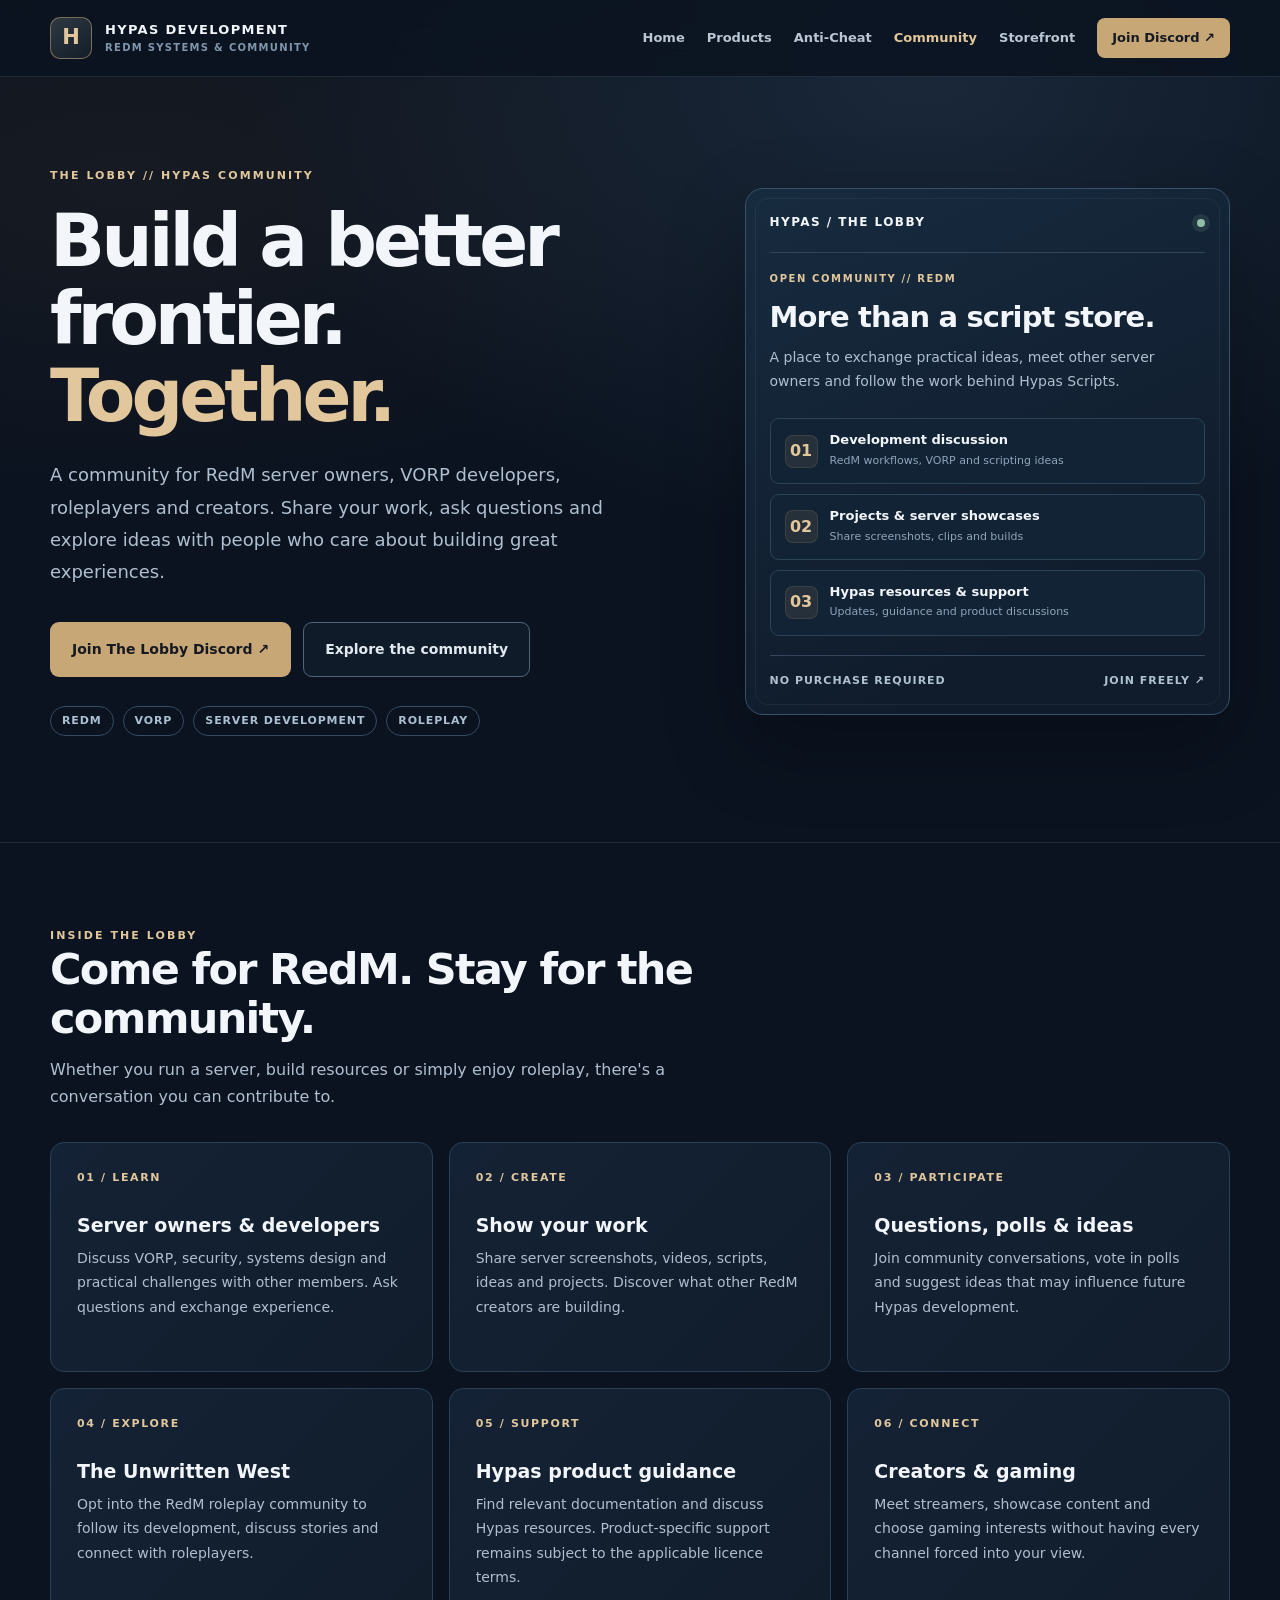
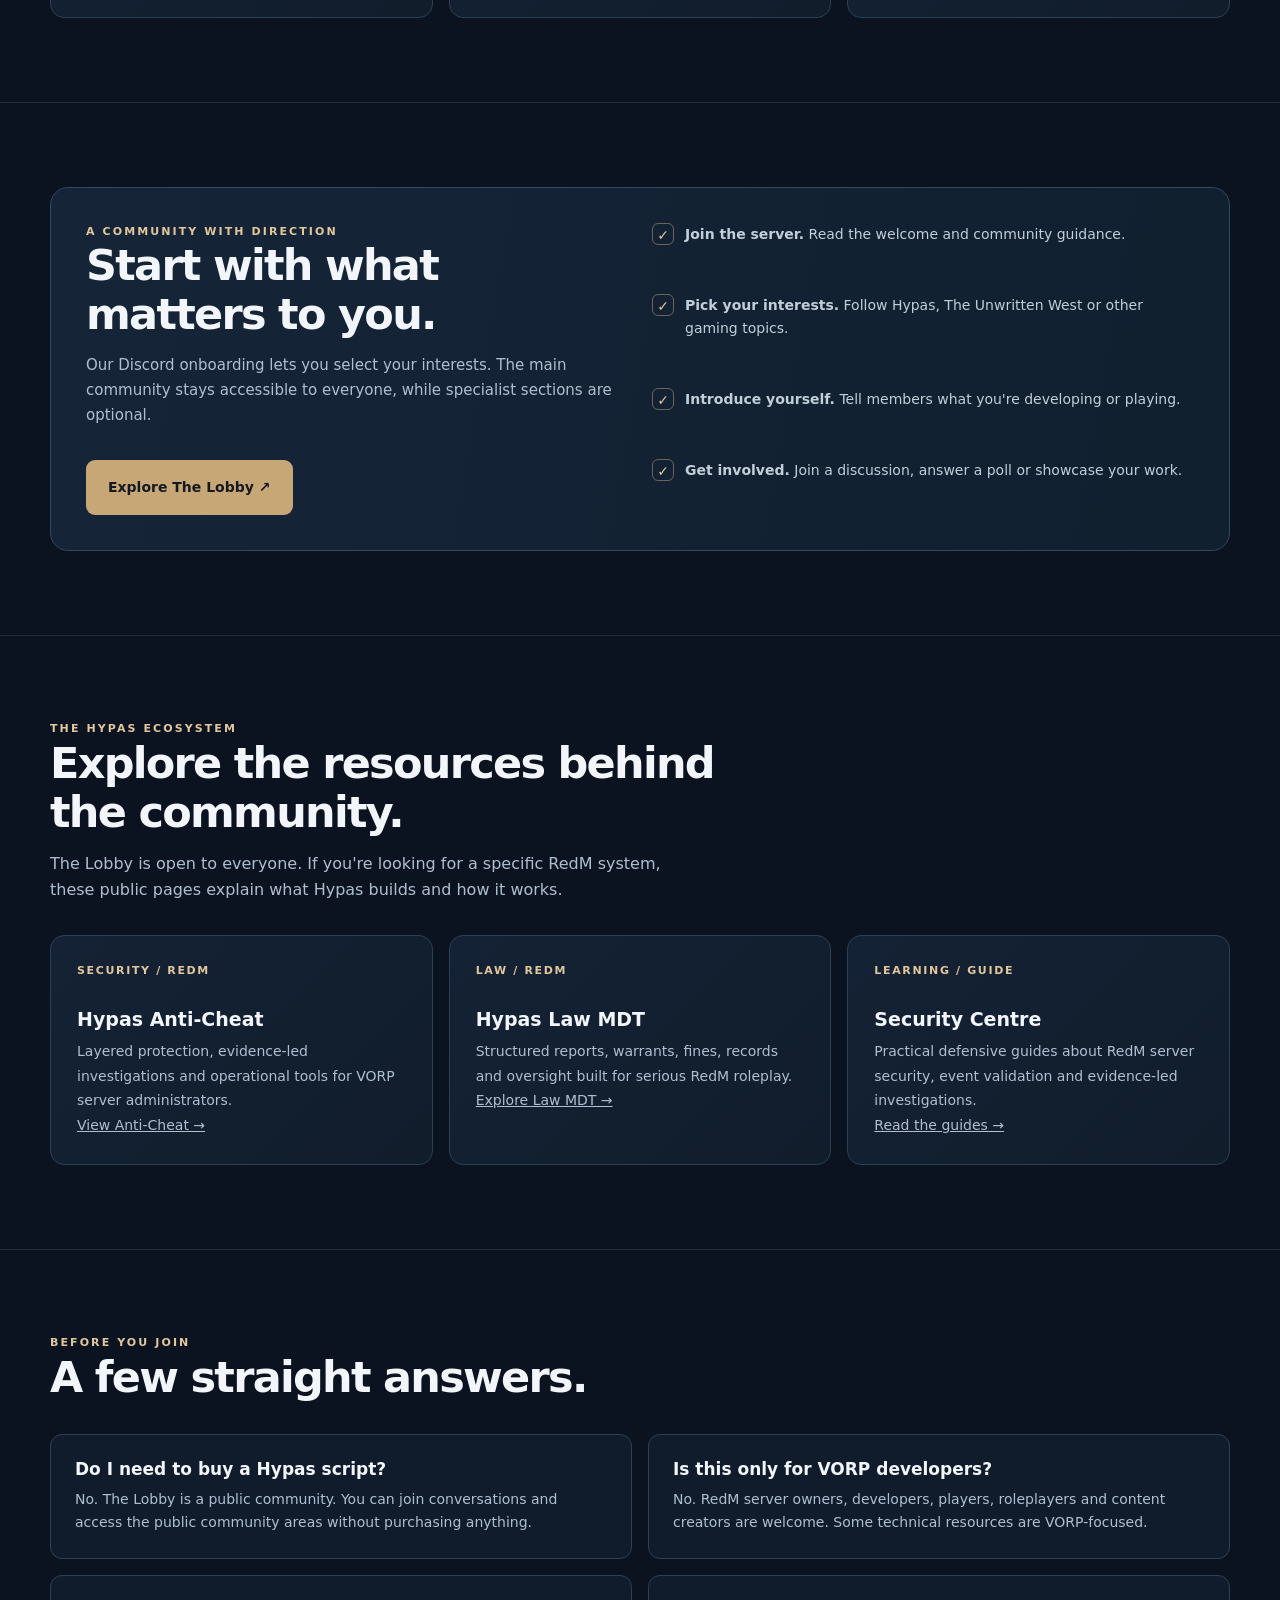
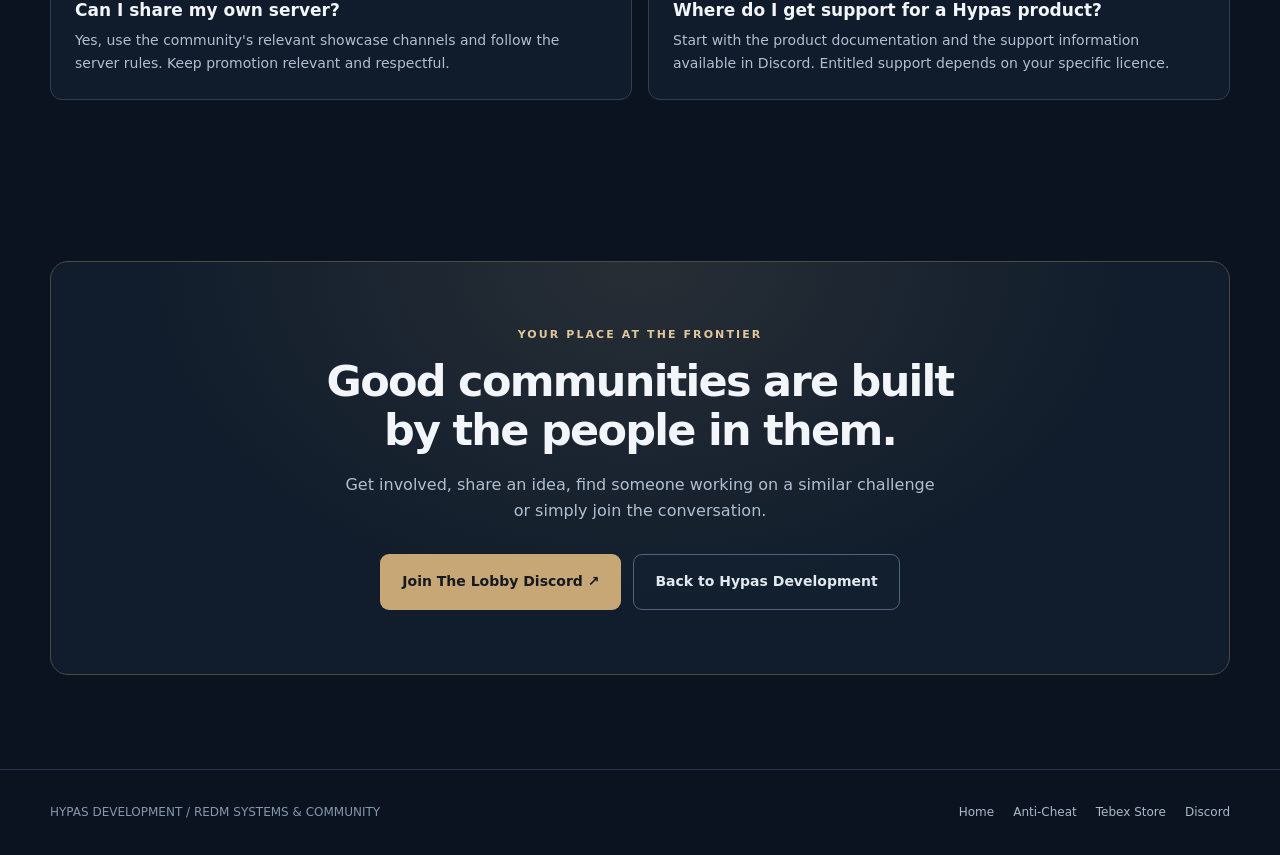
<file: docs/community/index.html>
<!doctype html>
<html lang="en-GB">
<head>
  <meta charset="utf-8">
  <meta name="viewport" content="width=device-width, initial-scale=1">
  <meta name="theme-color" content="#0b1320">
  <meta name="description" content="Join The Lobby by Hypas Scripts: a RedM community for VORP server owners, developers, roleplayers and content creators. Discussions, server showcases, development insights and support.">
  <meta name="robots" content="index,follow">
  <meta property="og:type" content="website">
  <meta property="og:title" content="The Lobby | Hypas Scripts RedM Community">
  <meta property="og:description" content="A place for RedM server owners, developers, roleplayers and creators to share knowledge, projects and ideas. Join The Lobby Discord.">
  <meta property="og:url" content="https://hypasscripts.github.io/community/">
  <link rel="canonical" href="https://hypasscripts.github.io/community/">
  <title>The Lobby | RedM Community, Development & Support — Hypas Scripts</title>
  <style>
    :root { color-scheme: dark; --base:#0b1320; --surface:#101b2b; --card:#152438; --card2:#101e2d; --line:#2b3e52; --text:#f2f5f9; --muted:#b0bfd0; --subtle:#7f96ac; --accent:#c8a776; --accent-light:#e2c79c; --accent-dark:#151a22; --max:1180px; }
    *,*::before,*::after {box-sizing:border-box}
    html {scroll-behavior:smooth}
    body {margin:0;min-width:320px;background:var(--base);color:var(--text);font:16px/1.65 system-ui,-apple-system,BlinkMacSystemFont,"Segoe UI",sans-serif}
    body::before {content:"";position:absolute;top:0;left:0;right:0;height:720px;pointer-events:none;z-index:-1;background:radial-gradient(ellipse at 72% 10%,rgba(60,89,117,.30),transparent 52%),radial-gradient(ellipse at 10% 25%,rgba(106,78,48,.12),transparent 42%)}
    a {color:inherit}
    a:focus-visible,button:focus-visible {outline:3px solid var(--accent-light);outline-offset:4px}
    .wrap {width:min(var(--max),calc(100% - 48px));margin-inline:auto}
    .skip {position:absolute;left:-9999px;top:0;padding:12px;background:var(--accent);color:#101820;z-index:5}
    .skip:focus {left:10px;top:10px}
    .site-header {border-bottom:1px solid rgba(158,182,205,.14);background:rgba(11,19,32,.85);backdrop-filter:blur(14px);position:sticky;top:0;z-index:10}
    .topbar {min-height:76px;display:flex;align-items:center;justify-content:space-between;gap:24px}
    .brand {display:flex;align-items:center;gap:13px;text-decoration:none;line-height:1.12}
    .brand-mark {display:grid;place-items:center;width:42px;height:42px;border:1px solid rgba(200,167,118,.55);border-radius:10px;background:linear-gradient(145deg,#2f3942,#131d29);font-size:21px;font-weight:900;color:var(--accent-light)}
    .brand-name {display:block;letter-spacing:.10em;font-size:13px;font-weight:850}
    .brand-sub {display:block;letter-spacing:.13em;text-transform:uppercase;color:var(--subtle);font-size:10px;font-weight:700;margin-top:5px}
    nav {display:flex;gap:22px;align-items:center;flex-wrap:wrap}
    nav a {text-decoration:none;font-size:13px;font-weight:680;color:#bac6d4;transition:color .15s}
    nav a:hover,nav a[aria-current="page"] {color:var(--accent-light)}
    nav .nav-cta {color:#151a22;background:var(--accent);padding:9px 15px;border-radius:8px}
    nav .nav-cta:hover {color:#101820;background:#e0bf90}
    .eyebrow {font-size:11px;color:var(--accent-light);font-weight:800;letter-spacing:.19em;text-transform:uppercase}
    h1,h2,h3,p {margin-top:0}
    h1 {font-size:clamp(42px,5.65vw,79px);font-weight:820;line-height:1.07;letter-spacing:-.055em;margin:18px 0 24px;max-width:700px}
    h1 span {color:var(--accent-light)}
    h2 {font-size:clamp(29px,3.5vw,43px);line-height:1.14;letter-spacing:-.04em;margin-bottom:14px}
    h3 {font-size:19px;line-height:1.25;margin-bottom:8px}
    p {color:var(--muted)}
    .hero {display:grid;grid-template-columns:1.13fr .87fr;align-items:center;gap:clamp(24px,5vw,82px);padding:90px 0 106px}
    .hero-desc {max-width:565px;font-size:18px;line-height:1.8}
    .actions {display:flex;align-items:center;gap:12px;flex-wrap:wrap;margin-top:33px}
    .btn {display:inline-flex;justify-content:center;align-items:center;text-decoration:none;font-weight:800;font-size:14px;border-radius:9px;padding:15px 21px;min-height:50px;transition:transform .15s, background .15s;border:1px solid transparent}
    .btn:hover {transform:translateY(-2px)}
    .btn-primary {color:#151921;background:var(--accent)}
    .btn-primary:hover {background:var(--accent-light)}
    .btn-secondary {border-color:#52647b;color:#e1e8ef;background:rgba(18,33,49,.58)}
    .btn-secondary:hover {background:#23374b}
    .pills {display:flex;gap:9px;flex-wrap:wrap;margin-top:29px}
    .pill {padding:5px 11px;border-radius:100px;border:1px solid #354c62;color:#abc0d0;font-size:11px;font-weight:700;letter-spacing:.08em;text-transform:uppercase}
    .console {position:relative;border:1px solid #37516a;border-radius:18px;padding:24px;background:linear-gradient(155deg,#172b3f 0%,#101c2c 78%);box-shadow:0 30px 80px rgba(0,0,0,.25)}
    .console:before {content:"";position:absolute;inset:9px;border-radius:13px;border:1px solid rgba(220,236,247,.06);pointer-events:none}
    .console-title {display:flex;align-items:center;justify-content:space-between;gap:12px;padding-bottom:19px;border-bottom:1px solid #32465b;margin-bottom:18px}
    .console-title strong {letter-spacing:.12em;font-size:12px}
    .live-dot {width:8px;height:8px;border-radius:50%;background:#90bea7;box-shadow:0 0 0 5px rgba(144,190,167,.12)}
    .console-lead {font-size:10px;text-transform:uppercase;letter-spacing:.16em;color:var(--accent-light);font-weight:900;margin-bottom:13px}
    .console h2 {font-size:29px;letter-spacing:-.03em;margin-bottom:12px}
    .console>p {font-size:14px;line-height:1.7}
    .console-lines {margin-top:25px;display:grid;gap:10px}
    .line-item {border:1px solid #2b4458;background:#122335;border-radius:9px;padding:13px 14px;display:flex;align-items:center;gap:12px}
    .line-icon {color:var(--accent-light);display:grid;place-items:center;width:33px;height:33px;background:rgba(200,167,118,.10);border:1px solid rgba(200,167,118,.15);border-radius:8px;font-weight:900}
    .line-item strong {display:block;font-size:13px;font-weight:800;line-height:1.2}
    .line-item small {display:block;margin-top:4px;color:#8fa5b9;font-size:11px}
    .console-bottom {border-top:1px solid #34465b;margin-top:19px;padding-top:16px;font-size:11px;letter-spacing:.09em;font-weight:700;text-transform:uppercase;color:#b0c1ce;display:flex;justify-content:space-between}
    .section {padding:84px 0;border-top:1px solid rgba(165,190,212,.14)}
    .section-intro {max-width:700px;margin-bottom:32px}
    .section-intro p {font-size:16px;max-width:640px}
    .grid {display:grid;grid-template-columns:repeat(3,minmax(0,1fr));gap:16px}
    .feature {background:linear-gradient(135deg,#142235,#111d2b);border:1px solid #2a4056;border-radius:14px;padding:26px;min-height:230px}
    .feature .num {color:var(--accent-light);font-size:11px;font-weight:900;letter-spacing:.15em;margin-bottom:27px}
    .feature p {font-size:14px;line-height:1.75;margin-bottom:0}
    .panel {display:grid;grid-template-columns:1fr 1fr;gap:24px;padding:35px;border:1px solid #32495e;border-radius:18px;background:linear-gradient(100deg,#162438,#10202f)}
    .panel p {margin:0;font-size:15px}
    .list {list-style:none;padding:0;margin:0;display:grid;gap:14px}
    .list li {display:flex;align-items:flex-start;gap:11px;color:#c2cfda;font-size:14px}
    .tick {display:grid;place-items:center;border:1px solid rgba(200,167,118,.5);border-radius:6px;color:var(--accent-light);width:22px;height:22px;flex:none;font-weight:800}
    .faq {display:grid;grid-template-columns:1fr 1fr;gap:16px}
    .faq article {border:1px solid #2d4156;background:#101c2c;border-radius:12px;padding:24px}
    .faq h3 {font-size:17px}
    .faq p {font-size:14px;margin-bottom:0}
    .final {padding:77px 0 94px;text-align:center}
    .final .final-inner {border:1px solid #4a4b42;border-radius:18px;padding:64px 26px;background:radial-gradient(ellipse at 50% 0%,rgba(200,167,118,.12),transparent 60%),#111d2c}
    .final h2 {max-width:670px;margin:12px auto 17px}
    .final p {max-width:600px;margin:0 auto}
    .final .actions {justify-content:center;margin-top:30px}
    footer {border-top:1px solid #2a3a4c;padding:33px 0}
    .footer-inner {display:flex;justify-content:space-between;gap:20px;align-items:center}
    .footer-inner small {color:#8398ad;font-size:12px}
    .footer-links {display:flex;gap:19px;flex-wrap:wrap}
    .footer-links a {font-size:12px;text-decoration:none;color:#aabaca}
    .footer-links a:hover {color:var(--accent-light)}
    @media(max-width:900px) {.hero {grid-template-columns:1fr;padding:60px 0 75px}.console {max-width:640px}.grid {grid-template-columns:1fr 1fr}.topbar {align-items:flex-start;padding:14px 0;flex-direction:column;gap:16px}nav {gap:17px}.panel {grid-template-columns:1fr}}
    @media(max-width:610px) {.wrap {width:min(var(--max),calc(100% - 32px))}.topbar {gap:12px}nav {gap:14px}nav a {font-size:12px}.hero {padding-top:43px}.hero-desc {font-size:16px}.grid,.faq {grid-template-columns:1fr}.section {padding:60px 0}.panel {padding:24px}.console {padding:20px}.final {padding:50px 0}.final .final-inner {padding:40px 21px}.footer-inner {align-items:flex-start;flex-direction:column}.btn {width:100%}.actions {width:100%}}
    @media(prefers-reduced-motion:reduce) {html {scroll-behavior:auto}.btn {transition:none}.btn:hover {transform:none}}
  </style>
  <script type="application/ld+json">{"@context":"https://schema.org","@type":"WebPage","name":"The Lobby — Hypas Scripts RedM Community","url":"https://hypasscripts.github.io/community/","description":"A RedM and VORP community for server owners, developers, roleplayers and content creators.","isPartOf":{"@type":"WebSite","name":"Hypas Development","url":"https://hypasscripts.github.io/"}}</script>
</head>
<body>
  <a class="skip" href="#main">Skip to content</a>
  <header class="site-header">
    <div class="wrap topbar">
      <a href="/" class="brand" aria-label="Hypas Development home">
        <span class="brand-mark" aria-hidden="true">H</span><span><span class="brand-name">HYPAS DEVELOPMENT</span><span class="brand-sub">RedM Systems &amp; Community</span></span>
      </a>
      <nav aria-label="Main navigation">
        <a href="/">Home</a>
        <a href="/#products">Products</a>
        <a href="/hypas-redm-anticheat/">Anti-Cheat</a>
        <a href="/community/" aria-current="page">Community</a>
        <a href="https://the-lobby-shop.tebex.io/" target="_blank" rel="noopener noreferrer">Storefront</a>
        <a class="nav-cta" href="https://discord.gg/TeBh6UfHEm" target="_blank" rel="noopener noreferrer">Join Discord ↗</a>
      </nav>
    </div>
  </header>
  <main id="main">
    <div class="wrap hero">
      <div>
        <div class="eyebrow">The Lobby // Hypas Community</div>
        <h1>Build a better frontier. <span>Together.</span></h1>
        <p class="hero-desc">A community for RedM server owners, VORP developers, roleplayers and creators. Share your work, ask questions and explore ideas with people who care about building great experiences.</p>
        <div class="actions">
          <a class="btn btn-primary" href="https://discord.gg/TeBh6UfHEm" target="_blank" rel="noopener noreferrer">Join The Lobby Discord ↗</a>
          <a class="btn btn-secondary" href="#inside">Explore the community</a>
        </div>
        <div class="pills" aria-label="Community interests"><span class="pill">RedM</span><span class="pill">VORP</span><span class="pill">Server Development</span><span class="pill">Roleplay</span></div>
      </div>
      <aside class="console" aria-label="The Lobby overview">
        <div class="console-title"><strong>HYPAS / THE LOBBY</strong><span class="live-dot" aria-hidden="true"></span></div>
        <div class="console-lead">Open Community // RedM</div>
        <h2>More than a script store.</h2>
        <p>A place to exchange practical ideas, meet other server owners and follow the work behind Hypas Scripts.</p>
        <div class="console-lines">
          <div class="line-item"><span class="line-icon">01</span><div><strong>Development discussion</strong><small>RedM workflows, VORP and scripting ideas</small></div></div>
          <div class="line-item"><span class="line-icon">02</span><div><strong>Projects &amp; server showcases</strong><small>Share screenshots, clips and builds</small></div></div>
          <div class="line-item"><span class="line-icon">03</span><div><strong>Hypas resources &amp; support</strong><small>Updates, guidance and product discussions</small></div></div>
        </div>
        <div class="console-bottom"><span>No purchase required</span><span>Join freely ↗</span></div>
      </aside>
    </div>
    <section class="section" id="inside">
      <div class="wrap">
        <div class="section-intro"><div class="eyebrow">Inside The Lobby</div><h2>Come for RedM. Stay for the community.</h2><p>Whether you run a server, build resources or simply enjoy roleplay, there's a conversation you can contribute to.</p></div>
        <div class="grid">
          <article class="feature"><div class="num">01 / LEARN</div><h3>Server owners &amp; developers</h3><p>Discuss VORP, security, systems design and practical challenges with other members. Ask questions and exchange experience.</p></article>
          <article class="feature"><div class="num">02 / CREATE</div><h3>Show your work</h3><p>Share server screenshots, videos, scripts, ideas and projects. Discover what other RedM creators are building.</p></article>
          <article class="feature"><div class="num">03 / PARTICIPATE</div><h3>Questions, polls &amp; ideas</h3><p>Join community conversations, vote in polls and suggest ideas that may influence future Hypas development.</p></article>
          <article class="feature"><div class="num">04 / EXPLORE</div><h3>The Unwritten West</h3><p>Opt into the RedM roleplay community to follow its development, discuss stories and connect with roleplayers.</p></article>
          <article class="feature"><div class="num">05 / SUPPORT</div><h3>Hypas product guidance</h3><p>Find relevant documentation and discuss Hypas resources. Product-specific support remains subject to the applicable licence terms.</p></article>
          <article class="feature"><div class="num">06 / CONNECT</div><h3>Creators &amp; gaming</h3><p>Meet streamers, showcase content and choose gaming interests without having every channel forced into your view.</p></article>
        </div>
      </div>
    </section>
    <section class="section" id="how-it-works">
      <div class="wrap">
        <div class="panel">
          <div><div class="eyebrow">A community with direction</div><h2>Start with what matters to you.</h2><p>Our Discord onboarding lets you select your interests. The main community stays accessible to everyone, while specialist sections are optional.</p><div class="actions"><a class="btn btn-primary" href="https://discord.gg/TeBh6UfHEm" target="_blank" rel="noopener noreferrer">Explore The Lobby ↗</a></div></div>
          <ul class="list" aria-label="Getting started steps">
            <li><span class="tick">✓</span><span><strong>Join the server.</strong> Read the welcome and community guidance.</span></li>
            <li><span class="tick">✓</span><span><strong>Pick your interests.</strong> Follow Hypas, The Unwritten West or other gaming topics.</span></li>
            <li><span class="tick">✓</span><span><strong>Introduce yourself.</strong> Tell members what you're developing or playing.</span></li>
            <li><span class="tick">✓</span><span><strong>Get involved.</strong> Join a discussion, answer a poll or showcase your work.</span></li>
          </ul>
        </div>
      </div>
    </section>
    <section class="section" id="resources">
      <div class="wrap">
        <div class="section-intro"><div class="eyebrow">The Hypas ecosystem</div><h2>Explore the resources behind the community.</h2><p>The Lobby is open to everyone. If you're looking for a specific RedM system, these public pages explain what Hypas builds and how it works.</p></div>
        <div class="grid">
          <article class="feature"><div class="num">SECURITY / REDM</div><h3>Hypas Anti-Cheat</h3><p>Layered protection, evidence-led investigations and operational tools for VORP server administrators.</p><p><a href="/hypas-redm-anticheat/">View Anti-Cheat →</a></p></article>
          <article class="feature"><div class="num">LAW / REDM</div><h3>Hypas Law MDT</h3><p>Structured reports, warrants, fines, records and oversight built for serious RedM roleplay.</p><p><a href="/hypas-redm-mdt/">Explore Law MDT →</a></p></article>
          <article class="feature"><div class="num">LEARNING / GUIDE</div><h3>Security Centre</h3><p>Practical defensive guides about RedM server security, event validation and evidence-led investigations.</p><p><a href="/hypas-redm-anticheat/security-centre/">Read the guides →</a></p></article>
        </div>
      </div>
    </section>
    <section class="section" id="faq">
      <div class="wrap">
        <div class="section-intro"><div class="eyebrow">Before you join</div><h2>A few straight answers.</h2></div>
        <div class="faq">
          <article><h3>Do I need to buy a Hypas script?</h3><p>No. The Lobby is a public community. You can join conversations and access the public community areas without purchasing anything.</p></article>
          <article><h3>Is this only for VORP developers?</h3><p>No. RedM server owners, developers, players, roleplayers and content creators are welcome. Some technical resources are VORP-focused.</p></article>
          <article><h3>Can I share my own server?</h3><p>Yes, use the community's relevant showcase channels and follow the server rules. Keep promotion relevant and respectful.</p></article>
          <article><h3>Where do I get support for a Hypas product?</h3><p>Start with the product documentation and the support information available in Discord. Entitled support depends on your specific licence.</p></article>
        </div>
      </div>
    </section>
    <section class="final">
      <div class="wrap final-inner"><div class="eyebrow">Your place at the frontier</div><h2>Good communities are built by the people in them.</h2><p>Get involved, share an idea, find someone working on a similar challenge or simply join the conversation.</p><div class="actions"><a class="btn btn-primary" href="https://discord.gg/TeBh6UfHEm" target="_blank" rel="noopener noreferrer">Join The Lobby Discord ↗</a><a class="btn btn-secondary" href="/">Back to Hypas Development</a></div></div>
    </section>
  </main>
  <footer><div class="wrap footer-inner"><small>HYPAS DEVELOPMENT / REDM SYSTEMS &amp; COMMUNITY</small><div class="footer-links"><a href="/">Home</a><a href="/hypas-redm-anticheat/">Anti-Cheat</a><a href="https://the-lobby-shop.tebex.io/">Tebex Store</a><a href="https://discord.gg/TeBh6UfHEm" target="_blank" rel="noopener noreferrer">Discord</a></div></div></footer>
</body>
</html>
</file>
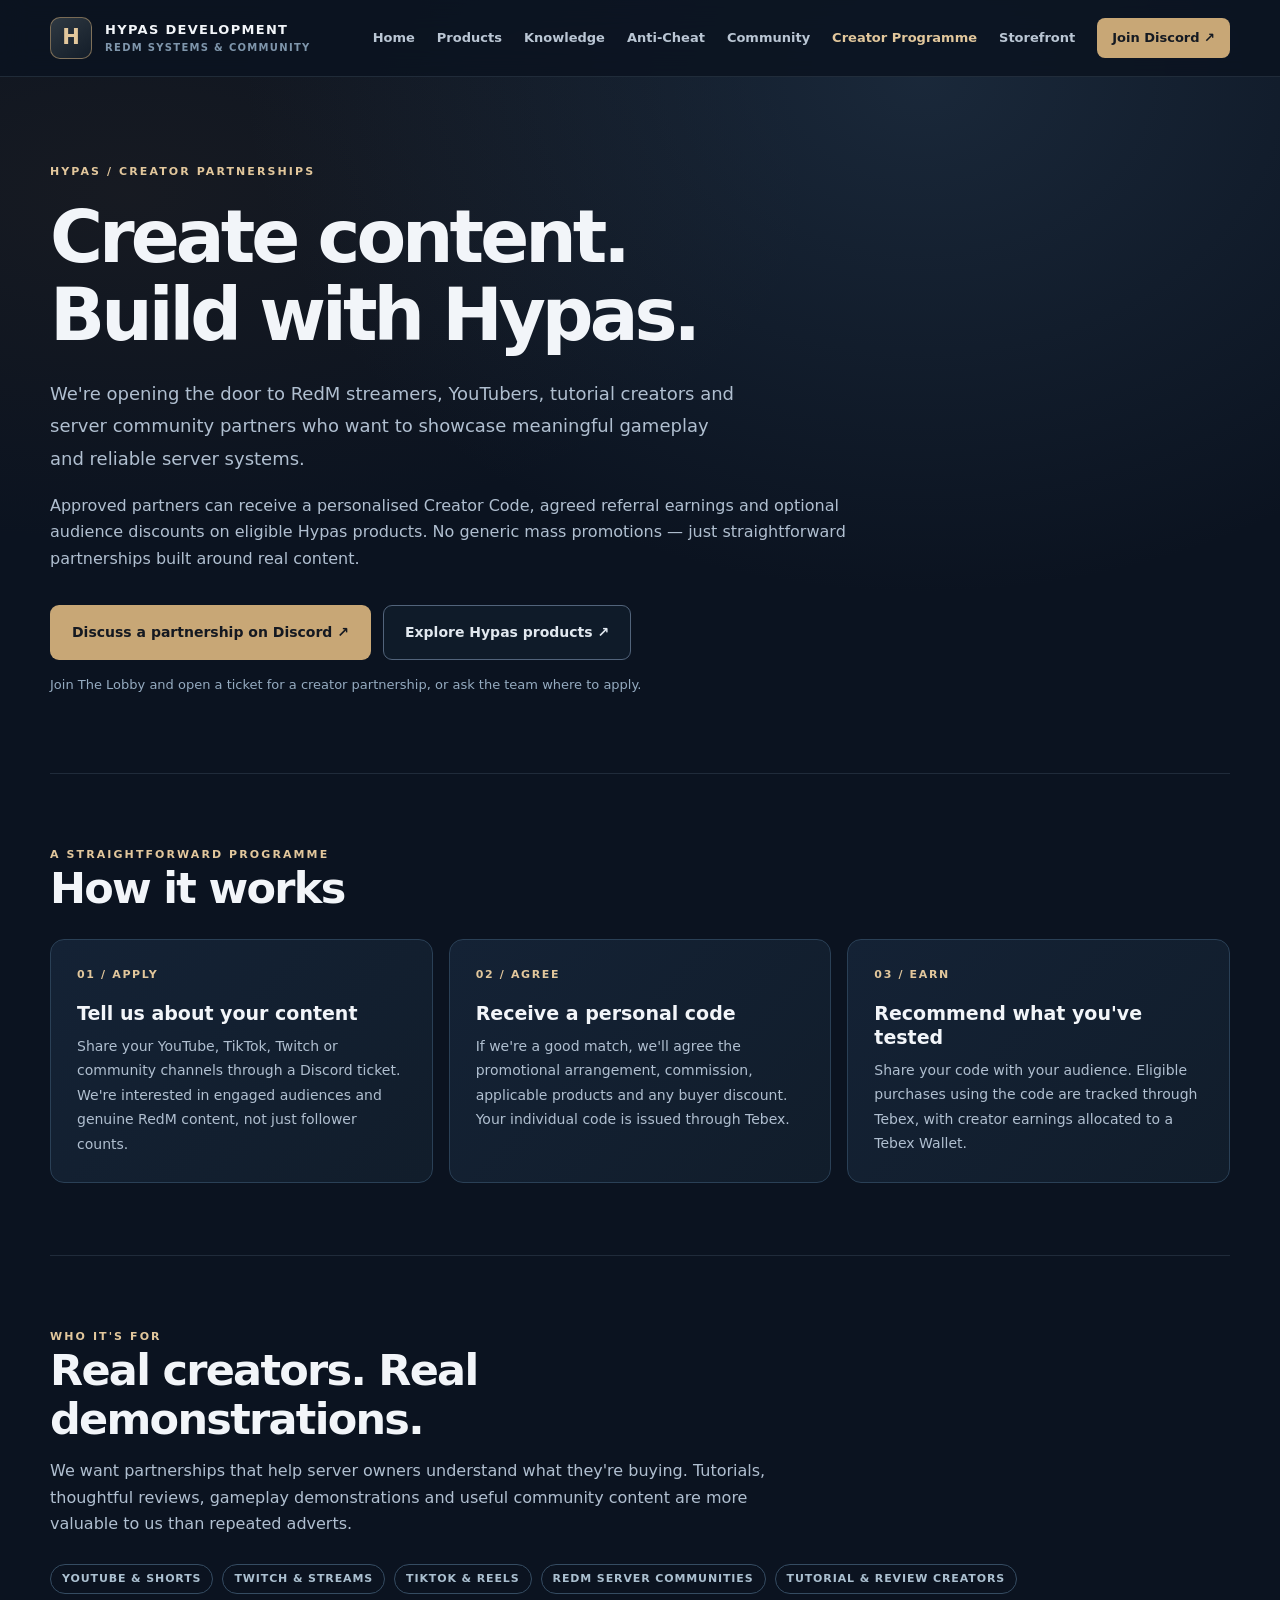
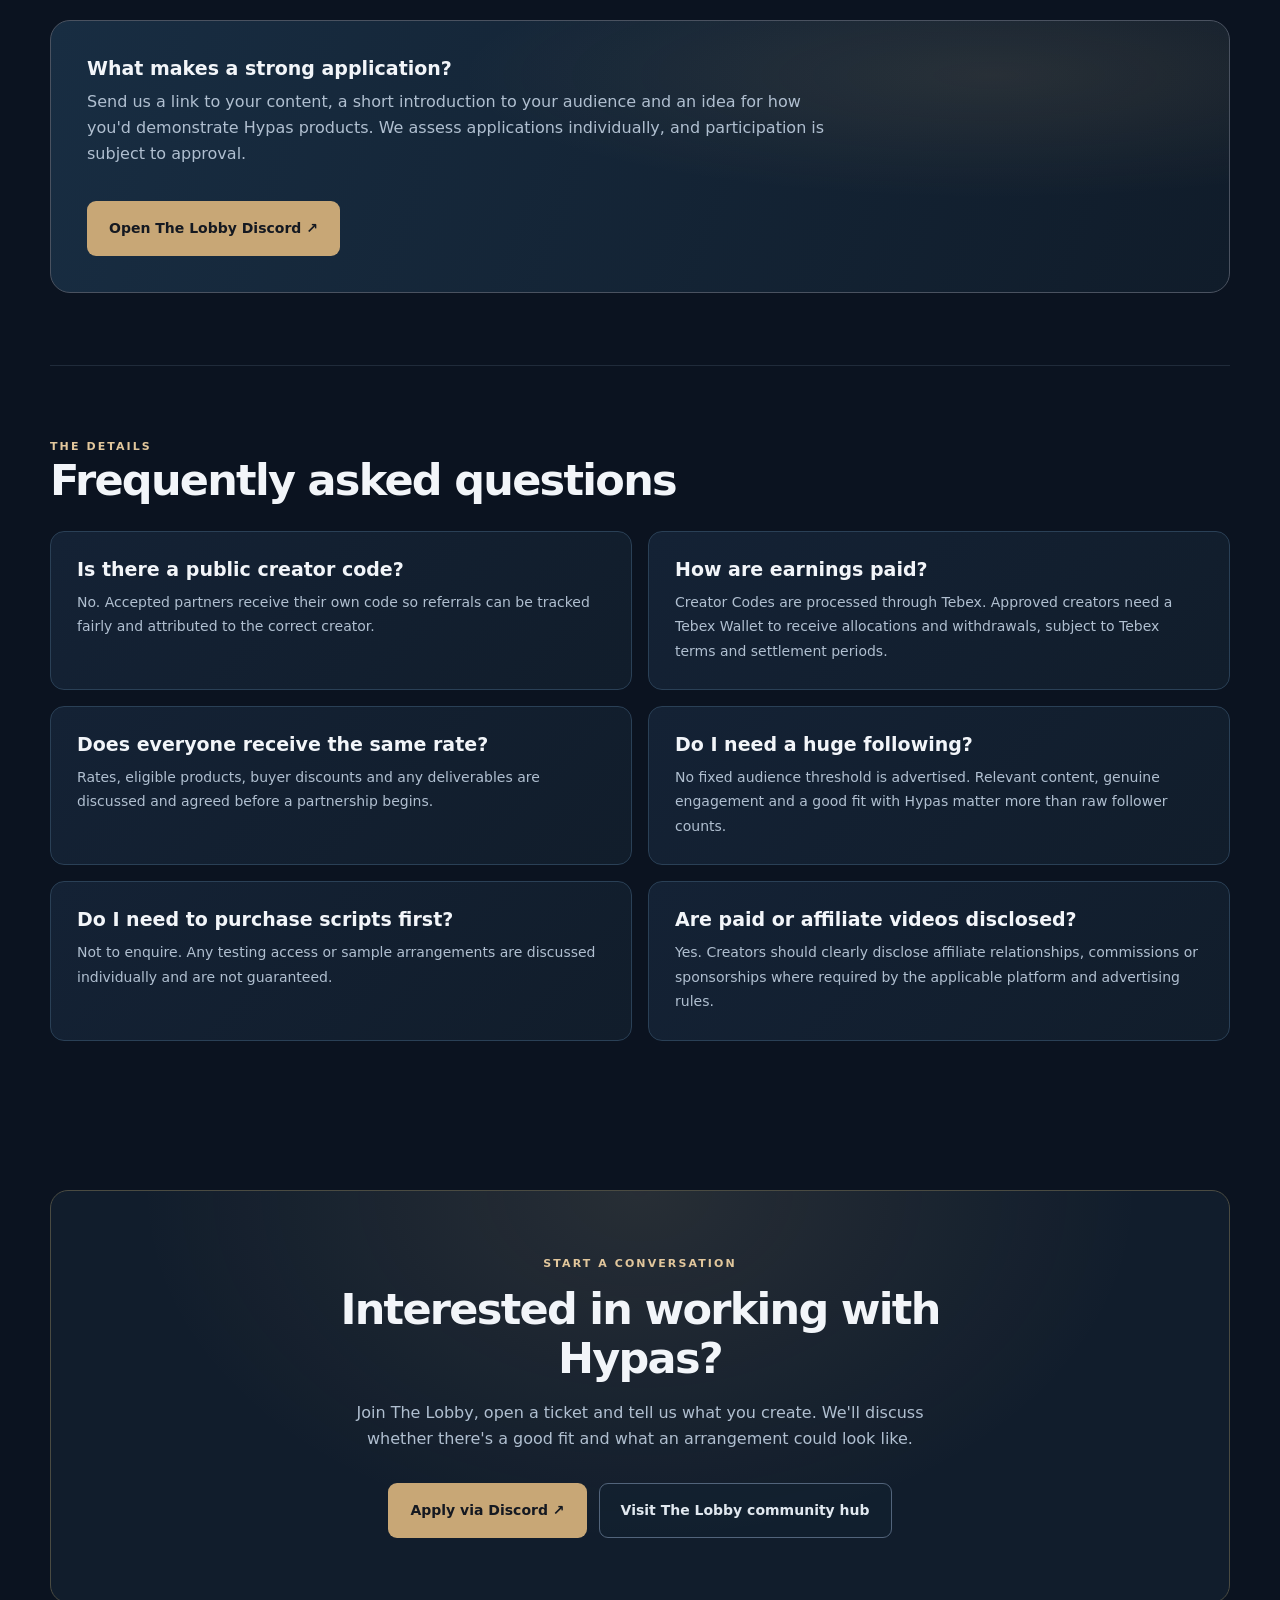
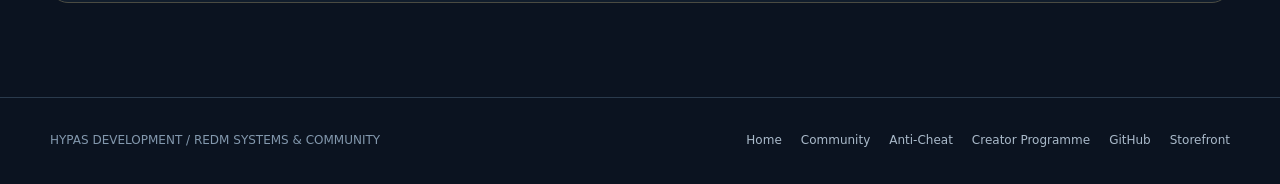
<file: docs/creators/index.html>
<!doctype html>
<html lang="en-GB">
<head>
  <meta charset="utf-8">
  <meta name="viewport" content="width=device-width, initial-scale=1">
  <meta name="theme-color" content="#0b1320">
  <meta name="description" content="Join the Hypas Creator Partnership Programme. RedM streamers, YouTubers and content creators can apply for a personalised referral code and earn on qualifying Hypas products purchases.">
  <meta name="robots" content="index,follow">
  <link rel="canonical" href="https://hypasscripts.github.io/creators/">
  <meta property="og:type" content="website">
  <meta property="og:title" content="Hypas Creator Partnership Programme">
  <meta property="og:description" content="RedM content creators and streamers: apply for a personal Hypas referral code, agreed commission and potential audience discounts.">
  <meta property="og:url" content="https://hypasscripts.github.io/creators/">
  <title>Creator Partnership Programme | Hypas Development</title>
  <style>
    :root { color-scheme: dark; --base:#0b1320; --surface:#101b2b; --card:#152438; --card2:#101e2d; --line:#2b3e52; --text:#f2f5f9; --muted:#b0bfd0; --subtle:#7f96ac; --accent:#c8a776; --accent-light:#e2c79c; --max:1180px; }
    *,*::before,*::after {box-sizing:border-box}
    html {scroll-behavior:smooth}
    body {margin:0;min-width:320px;background:var(--base);color:var(--text);font:16px/1.65 system-ui,-apple-system,BlinkMacSystemFont,"Segoe UI",sans-serif}
    body::before {content:"";position:absolute;top:0;left:0;right:0;height:780px;pointer-events:none;z-index:-1;background:radial-gradient(ellipse at 72% 10%,rgba(60,89,117,.30),transparent 52%),radial-gradient(ellipse at 10% 25%,rgba(106,78,48,.12),transparent 42%)}
    a {color:inherit}
    a:focus-visible,button:focus-visible {outline:3px solid var(--accent-light);outline-offset:4px}
    .wrap {width:min(var(--max),calc(100% - 48px));margin-inline:auto}
    .skip {position:absolute;left:-9999px;top:0;padding:12px;background:var(--accent);color:#101820;z-index:5}
    .skip:focus {left:10px;top:10px}
    .site-header {border-bottom:1px solid rgba(158,182,205,.14);background:rgba(11,19,32,.85);backdrop-filter:blur(14px);position:sticky;top:0;z-index:10}
    .topbar {min-height:76px;display:flex;align-items:center;justify-content:space-between;gap:24px}
    .brand {display:flex;align-items:center;gap:13px;text-decoration:none;line-height:1.12}
    .brand-mark {display:grid;place-items:center;width:42px;height:42px;border:1px solid rgba(200,167,118,.55);border-radius:10px;background:linear-gradient(145deg,#2f3942,#131d29);font-size:21px;font-weight:900;color:var(--accent-light)}
    .brand-name {display:block;letter-spacing:.10em;font-size:13px;font-weight:850}
    .brand-sub {display:block;letter-spacing:.13em;text-transform:uppercase;color:var(--subtle);font-size:10px;font-weight:700;margin-top:5px}
    nav {display:flex;gap:22px;align-items:center;flex-wrap:wrap}
    nav a {text-decoration:none;font-size:13px;font-weight:680;color:#bac6d4;transition:color .15s}
    nav a:hover,nav a[aria-current="page"] {color:var(--accent-light)}
    nav .nav-cta {color:#151a22;background:var(--accent);padding:9px 15px;border-radius:8px}
    nav .nav-cta:hover {color:#101820;background:#e0bf90}
    .hero {padding:86px 0 64px;max-width:860px}
    .eyebrow {font-size:11px;color:var(--accent-light);font-weight:800;letter-spacing:.19em;text-transform:uppercase}
    h1,h2,h3,p {margin-top:0}
    h1 {font-size:clamp(42px,5.65vw,79px);font-weight:820;line-height:1.07;letter-spacing:-.055em;margin:18px 0 24px;max-width:760px}
    h2 {font-size:clamp(29px,3.5vw,43px);line-height:1.14;letter-spacing:-.04em;margin-bottom:14px}
    h3 {font-size:19px;line-height:1.25;margin-bottom:8px}
    p {color:var(--muted)}
    .lede {font-size:18px;line-height:1.8;max-width:690px}
    .actions {display:flex;align-items:center;gap:12px;flex-wrap:wrap;margin-top:33px}
    .btn {display:inline-flex;justify-content:center;align-items:center;text-decoration:none;font-weight:800;font-size:14px;border-radius:9px;padding:15px 21px;min-height:50px;transition:transform .15s, background .15s;border:1px solid transparent}
    .btn:hover {transform:translateY(-2px)}
    .btn-primary {color:#151921;background:var(--accent)}
    .btn-primary:hover {background:var(--accent-light)}
    .btn-secondary {border-color:#52647b;color:#e1e8ef;background:rgba(18,33,49,.58)}
    .btn-secondary:hover {background:#23374b}
    .note {font-size:13px;color:#95abc0;margin-top:14px}
    .section {padding:72px 0;border-top:1px solid rgba(165,190,212,.14)}
    .section-intro {max-width:760px;margin-bottom:26px}
    .grid {display:grid;grid-template-columns:repeat(3,minmax(0,1fr));gap:16px}
    .card {background:linear-gradient(135deg,#142235,#111d2b);border:1px solid #2a4056;border-radius:14px;padding:26px;min-height:220px}
    .step {color:var(--accent-light);font-size:11px;font-weight:900;letter-spacing:.15em;margin-bottom:18px}
    .card p {font-size:14px;line-height:1.75;margin-bottom:0}
    .pill-row {display:flex;gap:9px;flex-wrap:wrap;margin:18px 0 0}
    .pill {padding:5px 11px;border-radius:100px;border:1px solid #354c62;color:#abc0d0;font-size:11px;font-weight:700;letter-spacing:.08em;text-transform:uppercase}
    .callout {background:radial-gradient(ellipse at 80% 20%,rgba(197,160,108,.12),transparent 40%),linear-gradient(110deg,#182d42,#101c2a);border:1px solid #4a5260;border-radius:20px;padding:clamp(24px,4vw,36px);margin-top:26px}
    .callout p {max-width:760px}
    .faq {display:grid;grid-template-columns:1fr 1fr;gap:16px}
    .faq .card {min-height:unset}
    .final {padding:77px 0 94px;text-align:center}
    .final .final-inner {border:1px solid #4a4b42;border-radius:18px;padding:64px 26px;background:radial-gradient(ellipse at 50% 0%,rgba(200,167,118,.12),transparent 60%),#111d2c}
    .final h2 {max-width:670px;margin:12px auto 17px}
    .final p {max-width:600px;margin:0 auto;color:var(--muted)}
    .final .actions {justify-content:center;margin-top:30px}
    footer {border-top:1px solid #2a3a4c;padding:33px 0}
    .footer-inner {display:flex;justify-content:space-between;gap:20px;align-items:center;flex-wrap:wrap}
    .footer-inner small {color:#8398ad;font-size:12px}
    .footer-links {display:flex;gap:19px;flex-wrap:wrap}
    .footer-links a {font-size:12px;text-decoration:none;color:#aabaca}
    .footer-links a:hover {color:var(--accent-light)}
    @media(max-width:900px) {.topbar {align-items:flex-start;padding:14px 0;flex-direction:column;gap:16px}nav {gap:17px}.grid{grid-template-columns:1fr 1fr}.faq{grid-template-columns:1fr}.hero{padding-top:62px}}
    @media(max-width:610px) {.wrap {width:min(var(--max),calc(100% - 32px))}.topbar {gap:12px}nav {gap:14px}nav a {font-size:12px}.hero {padding-top:43px}.lede {font-size:16px}.grid,.faq {grid-template-columns:1fr}.section {padding:60px 0}.card,.callout {padding:22px}.final {padding:50px 0}.final .final-inner {padding:40px 21px}.btn {width:100%}.actions {width:100%}}
    @media(prefers-reduced-motion:reduce) {html {scroll-behavior:auto}.btn {transition:none}.btn:hover {transform:none}}
  </style>
</head>
<body>
  <a class="skip" href="#main">Skip to content</a>
  <header class="site-header"><div class="wrap topbar">
    <a class="brand" href="/" aria-label="Hypas Development home"><span class="brand-mark" aria-hidden="true">H</span><span><span class="brand-name">HYPAS DEVELOPMENT</span><span class="brand-sub">RedM systems &amp; community</span></span></a>
    <nav aria-label="Main navigation">
      <a href="/">Home</a>
      <a href="/#products">Products</a>
      <a href="/#knowledge">Knowledge</a>
      <a href="/hypas-redm-anticheat/">Anti-Cheat</a>
      <a href="/community/">Community</a>
      <a href="/creators/" aria-current="page">Creator Programme</a>
      <a href="https://the-lobby-shop.tebex.io/" target="_blank" rel="noopener noreferrer">Storefront</a>
      <a class="nav-cta" href="https://discord.gg/TeBh6UfHEm" target="_blank" rel="noopener noreferrer">Join Discord ↗</a>
    </nav>
  </div></header>

  <main id="main" class="wrap">
    <section class="hero" aria-labelledby="main-title">
      <div class="eyebrow">Hypas / Creator Partnerships</div>
      <h1 id="main-title">Create content.<br>Build with Hypas.</h1>
      <p class="lede">We're opening the door to RedM streamers, YouTubers, tutorial creators and server community partners who want to showcase meaningful gameplay and reliable server systems.</p>
      <p>Approved partners can receive a personalised Creator Code, agreed referral earnings and optional audience discounts on eligible Hypas products. No generic mass promotions — just straightforward partnerships built around real content.</p>
      <div class="actions"><a class="btn btn-primary" href="https://discord.gg/TeBh6UfHEm" target="_blank" rel="noopener noreferrer">Discuss a partnership on Discord ↗</a><a class="btn btn-secondary" href="https://the-lobby-shop.tebex.io/" target="_blank" rel="noopener noreferrer">Explore Hypas products ↗</a></div>
      <p class="note">Join The Lobby and open a ticket for a creator partnership, or ask the team where to apply.</p>
    </section>

    <section class="section" aria-labelledby="works">
      <div class="section-intro"><div class="eyebrow">A straightforward programme</div><h2 id="works">How it works</h2></div>
      <div class="grid">
        <article class="card"><div class="step">01 / APPLY</div><h3>Tell us about your content</h3><p>Share your YouTube, TikTok, Twitch or community channels through a Discord ticket. We're interested in engaged audiences and genuine RedM content, not just follower counts.</p></article>
        <article class="card"><div class="step">02 / AGREE</div><h3>Receive a personal code</h3><p>If we're a good match, we'll agree the promotional arrangement, commission, applicable products and any buyer discount. Your individual code is issued through Tebex.</p></article>
        <article class="card"><div class="step">03 / EARN</div><h3>Recommend what you've tested</h3><p>Share your code with your audience. Eligible purchases using the code are tracked through Tebex, with creator earnings allocated to a Tebex Wallet.</p></article>
      </div>
    </section>

    <section class="section" aria-labelledby="who">
      <div class="section-intro"><div class="eyebrow">Who it's for</div><h2 id="who">Real creators. Real demonstrations.</h2><p>We want partnerships that help server owners understand what they're buying. Tutorials, thoughtful reviews, gameplay demonstrations and useful community content are more valuable to us than repeated adverts.</p></div>
      <div class="pill-row"><span class="pill">YouTube & Shorts</span><span class="pill">Twitch & Streams</span><span class="pill">TikTok & Reels</span><span class="pill">RedM server communities</span><span class="pill">Tutorial & review creators</span></div>
      <div class="callout"><h3>What makes a strong application?</h3><p>Send us a link to your content, a short introduction to your audience and an idea for how you'd demonstrate Hypas products. We assess applications individually, and participation is subject to approval.</p><div class="actions"><a class="btn btn-primary" href="https://discord.gg/TeBh6UfHEm" target="_blank" rel="noopener noreferrer">Open The Lobby Discord ↗</a></div></div>
    </section>

    <section class="section" aria-labelledby="questions">
      <div class="section-intro"><div class="eyebrow">The details</div><h2 id="questions">Frequently asked questions</h2></div>
      <div class="faq">
        <article class="card"><h3>Is there a public creator code?</h3><p>No. Accepted partners receive their own code so referrals can be tracked fairly and attributed to the correct creator.</p></article>
        <article class="card"><h3>How are earnings paid?</h3><p>Creator Codes are processed through Tebex. Approved creators need a Tebex Wallet to receive allocations and withdrawals, subject to Tebex terms and settlement periods.</p></article>
        <article class="card"><h3>Does everyone receive the same rate?</h3><p>Rates, eligible products, buyer discounts and any deliverables are discussed and agreed before a partnership begins.</p></article>
        <article class="card"><h3>Do I need a huge following?</h3><p>No fixed audience threshold is advertised. Relevant content, genuine engagement and a good fit with Hypas matter more than raw follower counts.</p></article>
        <article class="card"><h3>Do I need to purchase scripts first?</h3><p>Not to enquire. Any testing access or sample arrangements are discussed individually and are not guaranteed.</p></article>
        <article class="card"><h3>Are paid or affiliate videos disclosed?</h3><p>Yes. Creators should clearly disclose affiliate relationships, commissions or sponsorships where required by the applicable platform and advertising rules.</p></article>
      </div>
    </section>

    <section class="final"><div class="final-inner"><div class="eyebrow">Start a conversation</div><h2>Interested in working with Hypas?</h2><p>Join The Lobby, open a ticket and tell us what you create. We'll discuss whether there's a good fit and what an arrangement could look like.</p><div class="actions"><a class="btn btn-primary" href="https://discord.gg/TeBh6UfHEm" target="_blank" rel="noopener noreferrer">Apply via Discord ↗</a><a class="btn btn-secondary" href="/community/">Visit The Lobby community hub</a></div></div></section>
  </main>

  <footer><div class="wrap footer-inner"><small>HYPAS DEVELOPMENT / REDM SYSTEMS &amp; COMMUNITY</small><div class="footer-links"><a href="/">Home</a><a href="/community/">Community</a><a href="/hypas-redm-anticheat/">Anti-Cheat</a><a href="/creators/">Creator Programme</a><a href="https://github.com/hypasscripts" target="_blank" rel="noopener noreferrer">GitHub</a><a href="https://the-lobby-shop.tebex.io/" target="_blank" rel="noopener noreferrer">Storefront</a></div></div></footer>
</body>
</html>
</file>
